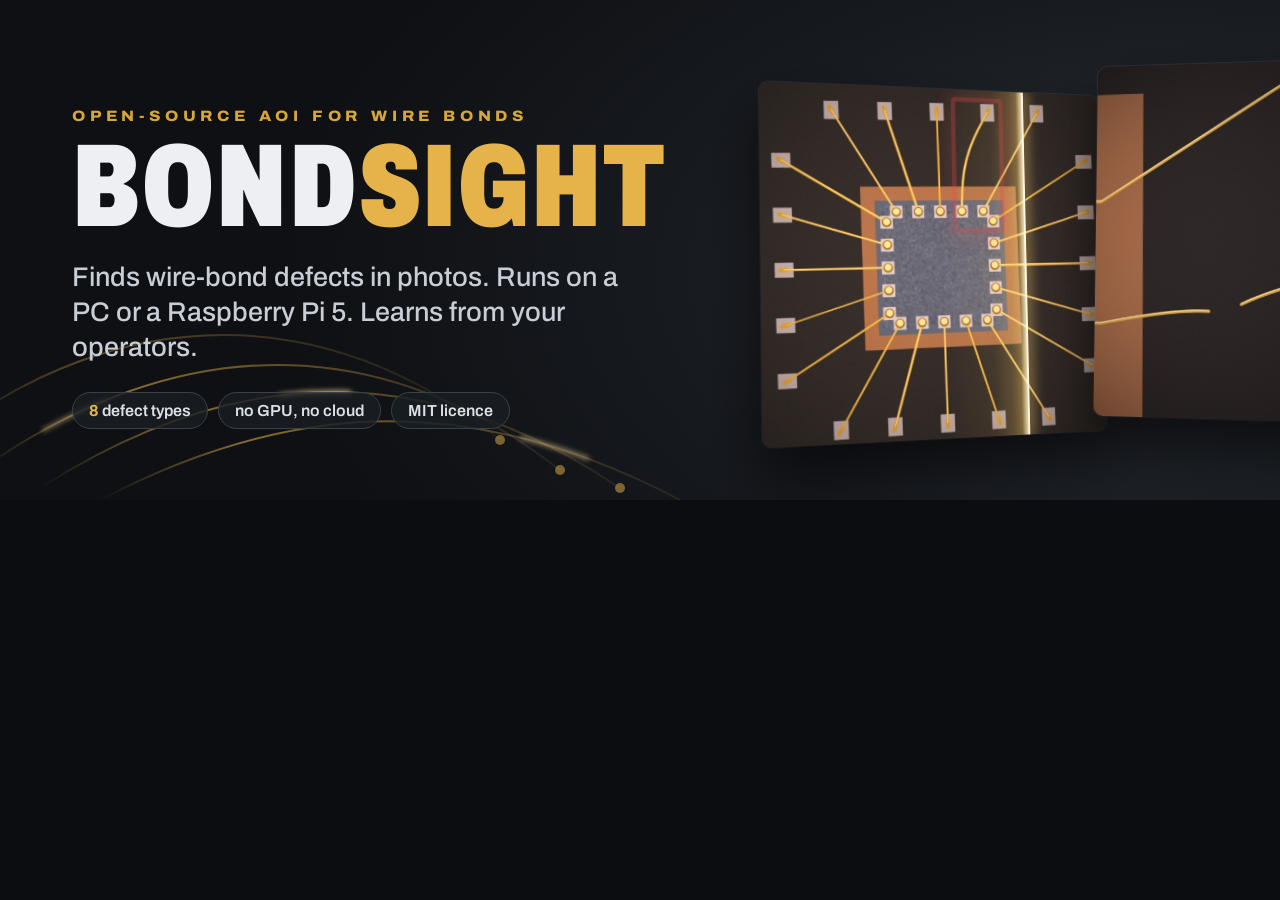
<file: docs/brand/hero.html>
<!doctype html>
<!--
  BondSight banner. Live view: /docs/brand/hero.html (plays in real time).
  One frame at t seconds (0..LOOP): /docs/brand/hero.html?t=1.25 — tools/figures/render_hero.py captures
  the frames and writes docs/images/hero.webp (animated) and docs/images/hero.jpg (still).
-->
<html><head><meta charset="utf-8">
<link href="https://fonts.googleapis.com/css2?family=Archivo:wdth,wght@62..125,400..900&display=swap" rel="stylesheet">
<style>
html,body{margin:0;background:#0b0d10}
#hero{position:absolute;left:0;top:0;width:1500px;height:500px;overflow:hidden;font-family:Archivo,"Arial Narrow",sans-serif;color:#EDEFF2;
  background:radial-gradient(900px 520px at 78% 55%,#2a2f36 0%,#171a1f 55%,#0e1013 100%)}
#loops{position:absolute;inset:0}
.word{position:absolute;left:72px;top:108px}
.word .k{font-size:15px;letter-spacing:.32em;color:#D9A63A;font-weight:800;font-stretch:110%}
.word h1{margin:10px 0 0;font-size:118px;line-height:.9;font-weight:900;font-stretch:72%;letter-spacing:.01em}
.word h1 span{color:#E6B34A}
.word p{margin:20px 0 0;font-size:27px;color:#C9CED6;font-weight:500;max-width:560px;line-height:1.3}
.chips{position:absolute;left:72px;top:392px;display:flex;gap:10px}
.chip{border:1px solid #3a414b;background:#1a1e24cc;border-radius:999px;padding:9px 16px;font-size:16px;color:#DDE1E6;font-weight:600}
.chip b{color:#E6B34A}
.stage{position:absolute;left:760px;top:40px;width:700px;height:420px;perspective:1400px}
.card{position:absolute;width:360px;height:360px;border-radius:10px;overflow:hidden;box-shadow:0 30px 60px #000a,0 0 0 1px #ffffff14}
.card img{display:block;width:100%;height:100%}
.c1{left:10px;top:40px;transform:rotateY(22deg) rotateX(4deg) translateZ(-40px)}
.c2{left:330px;top:20px;transform:rotateY(-14deg) rotateX(3deg)}
.beam{position:absolute;top:0;bottom:0;width:90px;margin-left:-90px;pointer-events:none;
  background:linear-gradient(90deg,#E6B34A00,#E6B34A18 60%,#E6B34A55 92%,#FFF4D6 100%);mix-blend-mode:screen}
.beam::after{content:"";position:absolute;right:-1px;top:0;bottom:0;width:2px;background:#FFF6DF;box-shadow:0 0 14px 3px #E6B34Aaa}
.box{position:absolute;border:4px solid #E5484D;border-radius:4px;box-shadow:0 0 18px #E5484Daa;transform-origin:center}
.tag{position:absolute;background:#E5484D;color:#fff;font-weight:800;font-stretch:85%;font-size:15px;padding:4px 9px;border-radius:3px;white-space:nowrap}
.lamp{position:absolute;right:26px;top:200px;display:flex;flex-direction:column;gap:5px}
.lamp i{width:22px;height:26px;border-radius:5px;display:block;opacity:.18}
.lamp .r{background:#E5484D}.lamp .a{background:#E08A00}.lamp .g{background:#2FB386}
</style></head><body>
<div id="hero">
  <svg id="loops" viewBox="0 0 1500 500" preserveAspectRatio="none">
    <defs><linearGradient id="gw" x1="0" x2="1"><stop offset="0" stop-color="#E6B34A" stop-opacity="0"/><stop offset=".25" stop-color="#E6B34A" stop-opacity=".55"/><stop offset="1" stop-color="#E6B34A" stop-opacity=".08"/></linearGradient>
      <filter id="pg" x="-20%" y="-20%" width="140%" height="140%"><feGaussianBlur stdDeviation="2.5"/></filter></defs>
    <g fill="none" stroke="url(#gw)" stroke-width="2" id="wires">
      <path d="M-20 470 C 180 330, 380 330, 560 470"/><path d="M40 488 C 240 360, 430 360, 620 488"/>
      <path d="M100 500 C 300 395, 480 395, 680 500"/><path d="M-60 440 C 120 300, 330 300, 500 440" stroke-opacity=".6"/>
    </g>
    <g fill="none" stroke="#FFE3A3" stroke-width="3" stroke-linecap="round" id="pulses" filter="url(#pg)"></g>
    <g fill="#E6B34A" opacity=".5"><circle cx="560" cy="470" r="5"/><circle cx="620" cy="488" r="5"/><circle cx="500" cy="440" r="5"/></g>
  </svg>
  <div class="word">
    <div class="k">OPEN-SOURCE AOI FOR WIRE BONDS</div>
    <h1>BOND<span>SIGHT</span></h1>
    <p>Finds wire-bond defects in photos. Runs on a PC or a Raspberry&nbsp;Pi&nbsp;5. Learns from your operators.</p>
  </div>
  <div class="chips"><span class="chip"><b>8</b> defect types</span><span class="chip">no GPU, no cloud</span><span class="chip">MIT licence</span></div>
  <div class="stage">
    <div class="card c1"><img src="/demo/samples/wire_sweep_top.jpg"><div class="beam" id="b1"></div>
      <div class="box" id="x1" style="left:55.3%;top:5%;width:11%;height:31.4%"></div>
      <div class="tag" id="t1" style="left:47%;top:37.5%">W05 · WIRE SWEEP · 72%</div></div>
    <div class="card c2"><img src="/demo/samples/macro_broken_wire_top.jpg"><div class="beam" id="b2"></div>
      <div class="box" id="x2" style="left:0;top:53.3%;width:87%;height:26.2%"></div>
      <div class="tag" id="t2" style="left:2%;top:81%">BROKEN WIRE · 81%</div></div>
  </div>
  <div class="lamp"><i class="r" id="lr"></i><i class="a"></i><i class="g" id="lg"></i></div>
</div>
<script>
const LOOP=5.0;
const clamp=(v,a=0,b=1)=>Math.min(b,Math.max(a,v)), ease=x=>1-Math.pow(1-clamp(x),3), seg=(t,a,b)=>clamp((t-a)/(b-a));
const $=id=>document.getElementById(id);
// light pulses travelling along the gold wires
const pulses=$("pulses");
[...document.querySelectorAll("#wires path")].forEach(w=>{const p=w.cloneNode();p.removeAttribute("stroke-opacity");pulses.appendChild(p)});
const P=[...pulses.children],L=P.map(p=>p.getTotalLength());
function frame(t){
  t=((t%LOOP)+LOOP)%LOOP;
  P.forEach((p,i)=>{const len=L[i],ph=((t/LOOP)+i*0.27)%1,dash=70;
    p.setAttribute("stroke-dasharray",`${dash} ${len+dash}`);p.setAttribute("stroke-dashoffset",`${dash-ph*(len+dash)}`);
    p.setAttribute("opacity",(0.9*Math.sin(Math.PI*ph)).toFixed(3))});
  // scan beams: picture 1 from 0.25 to 1.55 s, picture 2 from 1.45 to 2.75 s; everything resets 4.35-4.85 s
  const s1=seg(t,0.25,1.55),s2=seg(t,1.45,2.75),out=seg(t,4.35,4.85);
  [["b1",s1],["b2",s2]].forEach(([id,s])=>{const b=$(id);b.style.left=(s*125)+"%";b.style.opacity=(s>0&&s<1)?1:0});
  // a box appears once the beam has passed it
  const show=(bx,tg,at)=>{const e=ease(seg(t,at,at+0.28)),e2=ease(seg(t,at+0.12,at+0.4));
    $(bx).style.opacity=e*(1-out);$(bx).style.transform=`scale(${1.25-0.25*e})`;
    $(tg).style.opacity=e2*(1-out);$(tg).style.transform=`translateY(${8*(1-e2)}px)`};
  show("x1","t1",0.25+1.3*0.58);
  show("x2","t2",1.45+1.3*0.72);
  // stack light: green while scanning, red once a defect is confirmed
  const red=seg(t,2.75,2.95)*(1-out);
  $("lr").style.opacity=0.18+0.82*red;$("lr").style.boxShadow=red>0.05?`0 0 ${22*red}px #E5484D`:"none";
  $("lg").style.opacity=0.18+0.82*(1-red);$("lg").style.boxShadow=red<0.95?`0 0 ${18*(1-red)}px #2FB386`:"none";
}
const T=new URLSearchParams(location.search).get("t");
document.fonts.ready.then(()=>{
  if(T!==null){frame(parseFloat(T));document.body.dataset.ready=1}
  else{const t0=performance.now();(function go(){frame((performance.now()-t0)/1000);requestAnimationFrame(go)})()}
});
</script>
</body></html>
</file>
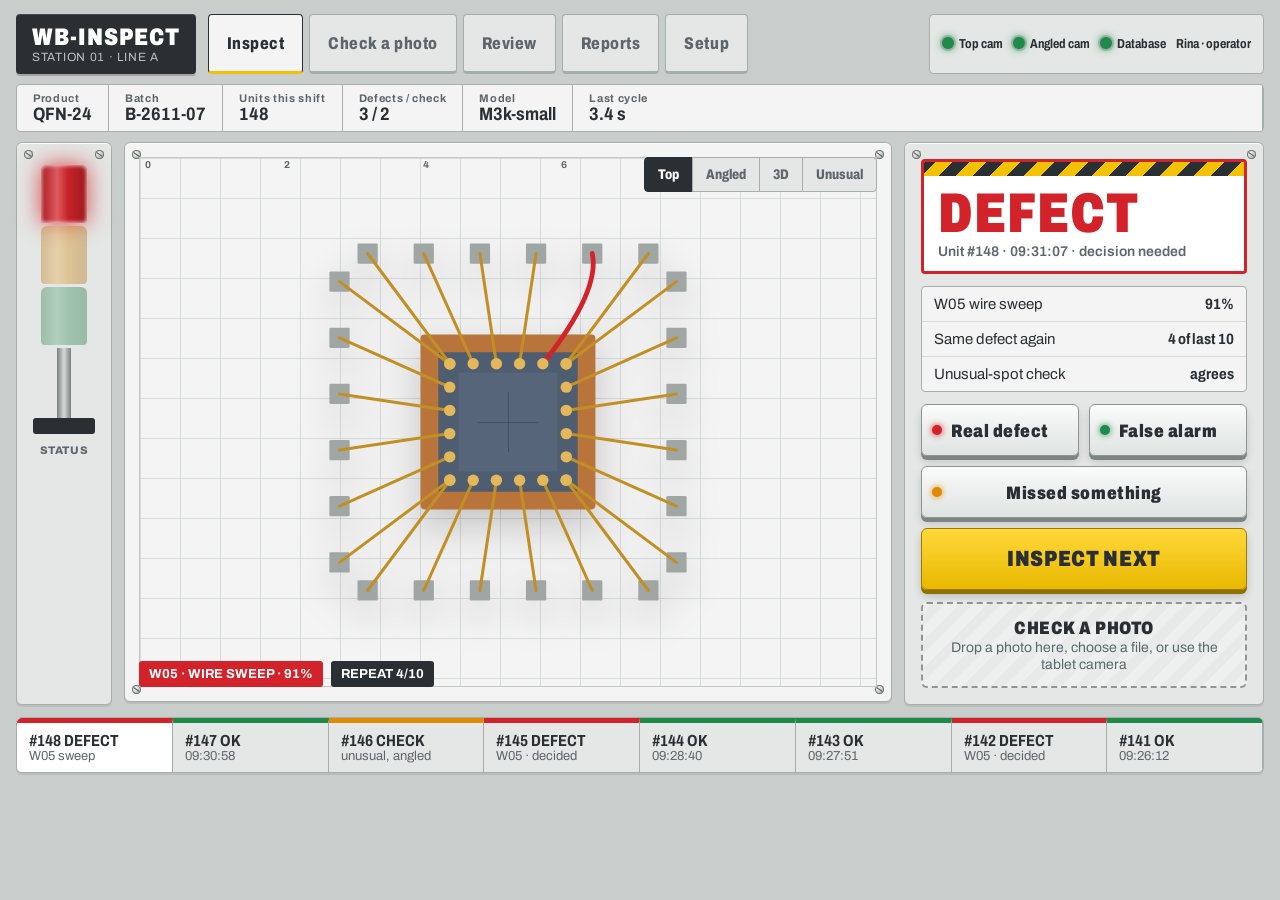
<file: docs/design/ui-industrial-mockup.html>
<!DOCTYPE html>
<html lang="en">
<head>
<meta charset="utf-8">
<meta name="viewport" content="width=device-width,initial-scale=1">
<title>Inspector: industrial, light</title>
<link rel="preconnect" href="https://fonts.googleapis.com">
<link href="https://fonts.googleapis.com/css2?family=Archivo:wdth,wght@62..125,400..900&display=swap" rel="stylesheet">
<style>
/* Machine-panel palette: RAL 7035 light grey housing, graphite, safety yellow; colour only for state (ISA-101 style) */
:root{
  --housing:#C9CDCB; --panel:#E4E7E5; --face:#F3F4F3; --graphite:#2A2F33; --mute:#5E666C; --edge:#A7ADAA;
  --safety:#F2C200; --red:#D2232A; --amber:#E08A00; --green:#1E8A4C;
}
*{box-sizing:border-box}
body{margin:0;background:var(--housing);color:var(--graphite);font-family:Archivo,system-ui,sans-serif;font-variant-numeric:tabular-nums}
.machine{max-width:1300px;margin:0 auto;padding:14px 16px 30px}
.cond{font-stretch:75%}
/* header plate */
.head{display:flex;align-items:stretch;gap:12px;flex-wrap:wrap}
.plate{background:var(--graphite);color:#fff;padding:10px 16px;border-radius:4px;display:flex;flex-direction:column;justify-content:center;
  box-shadow:inset 0 1px 0 #ffffff22,0 2px 0 #00000033}
.plate .t{font-weight:900;font-stretch:80%;font-size:24px;letter-spacing:.04em}
.plate .s{font-size:12px;color:#B8C0C6;letter-spacing:.06em}
.tabs{display:flex;gap:6px;align-items:stretch}
.tab{background:var(--panel);border:1px solid var(--edge);border-bottom-width:3px;border-radius:4px;padding:0 18px;display:flex;align-items:center;
  font-weight:800;font-stretch:80%;font-size:17px;letter-spacing:.03em;color:var(--mute);cursor:pointer}
.tab.on{background:var(--face);color:var(--graphite);border-color:var(--graphite);border-bottom-color:var(--safety)}
.lamps{margin-left:auto;display:flex;gap:10px;align-items:center;background:var(--panel);border:1px solid var(--edge);border-radius:4px;padding:6px 12px;font-size:13px;font-weight:700;font-stretch:80%}
.led{width:12px;height:12px;border-radius:50%;background:var(--green);box-shadow:0 0 0 2px #00000022,0 0 8px #1E8A4C;display:inline-block;margin-right:5px;vertical-align:-1px}
/* info rail */
.rail{display:grid;grid-template-columns:repeat(5,auto) 1fr;gap:0;margin:10px 0;background:var(--face);border:1px solid var(--edge);border-radius:4px;overflow:hidden}
.cell{padding:7px 16px;border-right:1px solid var(--edge)}
.cell small{display:block;font-size:11px;font-weight:700;color:var(--mute);letter-spacing:.06em}
.cell b{font-size:18px;font-stretch:85%}
/* layout */
.grid{display:grid;grid-template-columns:96px 1fr 360px;gap:12px}
.panel{background:var(--panel);border:1px solid var(--edge);border-radius:6px;position:relative;box-shadow:inset 0 1px 0 #fff,0 2px 0 #00000014}
.screw{position:absolute;width:9px;height:9px;border-radius:50%;background:radial-gradient(circle at 35% 35%,#fff,#8f9692);box-shadow:inset 0 0 0 1px #6b726e}
.screw::after{content:"";position:absolute;left:1px;right:1px;top:4px;height:1px;background:#5c625f;transform:rotate(35deg)}
.s1{left:7px;top:7px}.s2{right:7px;top:7px}.s3{left:7px;bottom:7px}.s4{right:7px;bottom:7px}
/* stack light (andon tower) */
.tower{display:flex;flex-direction:column;align-items:center;padding:22px 0;gap:0;perspective:400px}
.seg{width:46px;height:58px;border-radius:6px 6px 4px 4px;margin-bottom:3px;position:relative;
  background:linear-gradient(90deg,#00000030,#ffffff40 35%,#00000010 60%,#00000040);opacity:.35}
.seg.r{background-color:var(--red)}.seg.a{background-color:var(--amber)}.seg.g{background-color:var(--green)}
.seg.lit{opacity:1;animation:glow 1.1s ease-in-out infinite alternate}
.seg.r.lit{box-shadow:0 0 22px #D2232Acc,0 0 4px #fff inset}
@keyframes glow{to{filter:brightness(1.25)}}
.pole{width:14px;height:70px;background:linear-gradient(90deg,#7a807d,#d6dad8,#7a807d)}
.base{width:62px;height:16px;border-radius:3px;background:var(--graphite)}
.tower small{margin-top:10px;font-size:11px;font-weight:800;color:var(--mute);letter-spacing:.06em}
/* stage */
.stage{height:560px;overflow:hidden;background:var(--face)}
.reticle{position:absolute;inset:14px;border:1px solid #c3c8c5;
  background-image:linear-gradient(#d7dbd9 1px,transparent 1px),linear-gradient(90deg,#d7dbd9 1px,transparent 1px);background-size:40px 40px}
.ruler-x,.ruler-y{position:absolute;font-size:10px;color:var(--mute);font-weight:700}
.ruler-x{left:14px;right:14px;top:16px;display:flex;justify-content:space-between;padding:0 6px}
.ruler-y{top:14px;bottom:14px;left:18px;display:flex;flex-direction:column;justify-content:space-between;padding:6px 0}
.cross{position:absolute;left:50%;top:50%;width:60px;height:60px;transform:translate(-50%,-50%);pointer-events:none}
.cross::before,.cross::after{content:"";position:absolute;background:var(--graphite);opacity:.35}
.cross::before{left:50%;top:0;bottom:0;width:1px}.cross::after{top:50%;left:0;right:0;height:1px}
.scene{position:absolute;inset:0;perspective:1200px;display:grid;place-items:center}
.chip{width:380px;height:380px;transform-style:preserve-3d;animation:tilt 10s cubic-bezier(.6,0,.3,1) infinite}
@keyframes tilt{0%,28%{transform:rotateX(0) rotateZ(0)}44%,78%{transform:rotateX(54deg) rotateZ(-26deg) translateY(-18px)}94%,100%{transform:none}}
.chip svg{width:100%;height:100%;display:block;filter:drop-shadow(0 16px 18px #00000030)}
.wire{fill:none;stroke:#C28F25;stroke-width:2.4;stroke-linecap:round}
.wire.bad{stroke:var(--red);stroke-width:3.8;animation:pulse 1.1s ease-in-out infinite}
@keyframes pulse{50%{stroke-opacity:.35}}
.views{position:absolute;right:14px;top:14px;display:flex;z-index:2}
.seg-btn{background:var(--panel);border:1px solid var(--edge);padding:9px 13px;font-weight:800;font-stretch:80%;font-size:14px;color:var(--mute);margin-left:-1px}
.seg-btn:first-child{border-radius:4px 0 0 4px}.seg-btn:last-child{border-radius:0 4px 4px 0}
.seg-btn.on{background:var(--graphite);color:#fff;border-color:var(--graphite)}
.tagline{position:absolute;left:14px;bottom:14px;z-index:2;display:flex;gap:8px}
.label{background:var(--graphite);color:#fff;font-size:13px;font-weight:700;padding:6px 10px;border-radius:3px}
.label.r{background:var(--red)}
/* side */
.side{padding:16px;display:flex;flex-direction:column;gap:12px}
.verdict{border:3px solid var(--red);border-radius:4px;overflow:hidden;background:#fff}
.hazard{height:14px;background:repeating-linear-gradient(-45deg,var(--safety) 0 12px,var(--graphite) 12px 24px)}
.verdict .v{padding:10px 14px 2px;font-weight:900;font-stretch:78%;font-size:56px;line-height:1;color:var(--red);letter-spacing:.02em}
.verdict .m{padding:0 14px 12px;font-size:14px;color:var(--mute);font-weight:600}
.readout{background:var(--face);border:1px solid var(--edge);border-radius:4px}
.ro{display:flex;justify-content:space-between;padding:9px 12px;border-bottom:1px solid #d6dad8;font-size:15px}
.ro:last-child{border:0}
.ro b{font-stretch:85%}
/* hardware buttons */
.keys{display:grid;grid-template-columns:1fr 1fr;gap:10px}
.key{position:relative;border-radius:6px;padding:16px 8px 14px;text-align:center;font-weight:900;font-stretch:80%;font-size:18px;letter-spacing:.03em;cursor:pointer;
  background:linear-gradient(#fafbfa,#dfe3e1);border:1px solid #8e9592;box-shadow:0 4px 0 #7d8481,0 6px 8px #00000025;transition:transform .08s,box-shadow .08s}
.key:active{transform:translateY(4px);box-shadow:0 0 0 #7d8481,0 1px 2px #00000025}
.key::before{content:"";position:absolute;left:10px;top:50%;width:10px;height:10px;margin-top:-5px;border-radius:50%;background:var(--c,#9aa19e);box-shadow:0 0 6px var(--c,transparent)}
.key.r{--c:var(--red)}.key.g{--c:var(--green)}.key.a{--c:var(--amber)}
.key.wide{grid-column:1/-1}
.key.go{grid-column:1/-1;background:linear-gradient(#ffd83a,#e9b800);border-color:#9b7a00;box-shadow:0 4px 0 #8f7000,0 6px 8px #00000030;font-size:22px;padding:18px}
.key.go::before{display:none}
.slot{border:2px dashed #8e9592;border-radius:6px;padding:14px;text-align:center;background:repeating-linear-gradient(-45deg,#eef0ef 0 10px,#e7eae8 10px 20px)}
.slot b{display:block;font-stretch:80%;font-size:18px;font-weight:900;letter-spacing:.03em}
.slot span{font-size:14px;color:var(--mute)}
/* log */
.log{margin-top:12px;display:grid;grid-template-columns:repeat(8,1fr);gap:0;overflow:hidden}
.lg{padding:9px 12px;border-right:1px solid var(--edge);font-size:13px;color:var(--mute);border-top:5px solid transparent}
.lg b{display:block;font-stretch:80%;font-size:16px;color:var(--graphite)}
.lg.bad{border-top-color:var(--red)}.lg.ok{border-top-color:var(--green)}.lg.chk{border-top-color:var(--amber)}
.lg.cur{background:#fff}
@media (max-width:1000px){.grid{grid-template-columns:1fr}.tower{flex-direction:row;padding:12px;gap:6px}.pole,.base{display:none}.seg{margin:0}.rail{grid-template-columns:repeat(3,1fr)}.log{grid-template-columns:repeat(4,1fr)}.lamps{margin-left:0}}
@media (prefers-reduced-motion:reduce){*{animation:none!important;transition:none!important}}
</style>
</head>
<body>
<div class="machine">
  <div class="head">
    <div class="plate"><div class="t">WB-INSPECT</div><div class="s">STATION 01 · LINE A</div></div>
    <div class="tabs"><div class="tab on">Inspect</div><div class="tab">Check a photo</div><div class="tab">Review</div><div class="tab">Reports</div><div class="tab">Setup</div></div>
    <div class="lamps"><span><span class="led"></span>Top cam</span><span><span class="led"></span>Angled cam</span><span><span class="led"></span>Database</span><span>Rina · operator</span></div>
  </div>

  <div class="rail">
    <div class="cell"><small>Product</small><b>QFN-24</b></div>
    <div class="cell"><small>Batch</small><b>B-2611-07</b></div>
    <div class="cell"><small>Units this shift</small><b>148</b></div>
    <div class="cell"><small>Defects / check</small><b>3 / 2</b></div>
    <div class="cell"><small>Model</small><b>M3k-small</b></div>
    <div class="cell"><small>Last cycle</small><b>3.4 s</b></div>
  </div>

  <div class="grid">
    <div class="panel tower"><span class="screw s1"></span><span class="screw s2"></span>
      <div class="seg r lit"></div><div class="seg a"></div><div class="seg g"></div><div class="pole"></div><div class="base"></div><small>STATUS</small></div>

    <div class="panel stage"><span class="screw s1"></span><span class="screw s2"></span><span class="screw s3"></span><span class="screw s4"></span>
      <div class="reticle"></div>
      <div class="ruler-x"><span>0</span><span>2</span><span>4</span><span>6</span><span>8</span><span>10 mm</span></div>
      <div class="scene"><div class="chip" data-chip></div></div>
      <div class="cross"></div>
      <div class="views"><span class="seg-btn on">Top</span><span class="seg-btn">Angled</span><span class="seg-btn">3D</span><span class="seg-btn">Unusual</span></div>
      <div class="tagline"><span class="label r">W05 · WIRE SWEEP · 91%</span><span class="label">REPEAT 4/10</span></div>
    </div>

    <div class="panel side"><span class="screw s1"></span><span class="screw s2"></span>
      <div class="verdict"><div class="hazard"></div><div class="v">DEFECT</div><div class="m">Unit #148 · 09:31:07 · decision needed</div></div>
      <div class="readout">
        <div class="ro"><span>W05 wire sweep</span><b>91%</b></div>
        <div class="ro"><span>Same defect again</span><b>4 of last 10</b></div>
        <div class="ro"><span>Unusual-spot check</span><b>agrees</b></div>
      </div>
      <div class="keys">
        <div class="key r">Real defect</div><div class="key g">False alarm</div>
        <div class="key a wide">Missed something</div>
        <div class="key go">INSPECT NEXT</div>
      </div>
      <div class="slot"><b>CHECK A PHOTO</b><span>Drop a photo here, choose a file, or use the tablet camera</span></div>
    </div>
  </div>

  <div class="panel log">
    <div class="lg bad cur"><b>#148 DEFECT</b>W05 sweep</div>
    <div class="lg ok"><b>#147 OK</b>09:30:58</div>
    <div class="lg chk"><b>#146 CHECK</b>unusual, angled</div>
    <div class="lg bad"><b>#145 DEFECT</b>W05 · decided</div>
    <div class="lg ok"><b>#144 OK</b>09:28:40</div>
    <div class="lg ok"><b>#143 OK</b>09:27:51</div>
    <div class="lg bad"><b>#142 DEFECT</b>W05 · decided</div>
    <div class="lg ok"><b>#141 OK</b>09:26:12</div>
  </div>
</div>
<script>
function chipSVG(){
  const S=300,c=S/2,die=110,lead=S-34; let w='',p='',l='';
  const idx=[]; for(let s=0;s<4;s++)for(let i=0;i<6;i++)idx.push([s,i]);
  idx.forEach(([side,i],n)=>{
    const t=(i+.5)/6, a=c-die/2+t*die, b=c-lead/2+t*lead; let px,py,lx,ly;
    if(side===0){px=a;py=c-die/2+9;lx=b;ly=c-lead/2}
    if(side===1){px=c+die/2-9;py=a;lx=c+lead/2;ly=b}
    if(side===2){px=a;py=c+die/2-9;lx=b;ly=c+lead/2}
    if(side===3){px=c-die/2+9;py=a;lx=c-lead/2;ly=b}
    const bad=n===4, mx=(px+lx)/2+(bad?26:0), my=(py+ly)/2+(bad?-14:0);
    w+=`<path class="wire${bad?' bad':''}" d="M${px} ${py} Q${mx} ${my} ${lx} ${ly}"/>`;
    p+=`<circle cx="${px}" cy="${py}" r="4.5" fill="#E2B85A"/>`;
    l+=`<rect x="${lx-8}" y="${ly-8}" width="16" height="16" rx="1" fill="#9FA6A3"/>`;
  });
  return `<svg viewBox="0 0 ${S} ${S}"><rect x="${c-die/2-14}" y="${c-die/2-14}" width="${die+28}" height="${die+28}" rx="3" fill="#B8743A"/>
  <rect x="${c-die/2}" y="${c-die/2}" width="${die}" height="${die}" rx="2" fill="#4F5D70"/>
  <rect x="${c-die/2+16}" y="${c-die/2+16}" width="${die-32}" height="${die-32}" fill="#5C6B80" opacity=".6"/>${l}${w}${p}</svg>`;
}
document.querySelectorAll('[data-chip]').forEach(el=>el.innerHTML=chipSVG());
</script>
</body>
</html>
</file>
